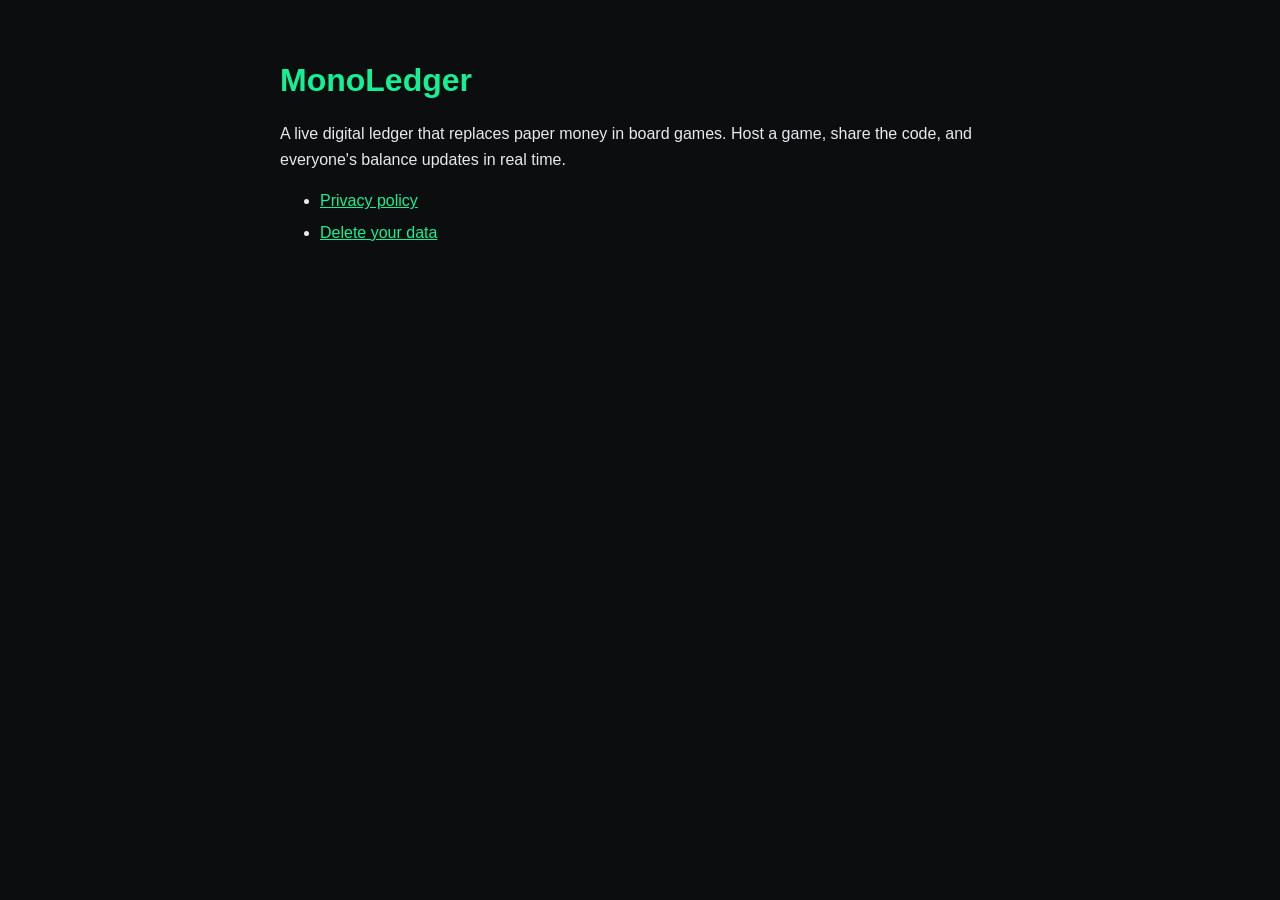
<file: docs/index.html>
<!DOCTYPE html>
<html lang="en">
<head>
<meta charset="utf-8">
<meta name="viewport" content="width=device-width, initial-scale=1">
<title>MonoLedger</title>
<link rel="stylesheet" href="legal.css">
</head>
<body>
<main>
<h1>MonoLedger</h1>
<p>A live digital ledger that replaces paper money in board games. Host a game, share the code, and everyone's balance updates in real time.</p>
<ul>
  <li><a href="privacy-policy.html">Privacy policy</a></li>
  <li><a href="delete-data.html">Delete your data</a></li>
</ul>
</main>
</body>
</html>
</file>
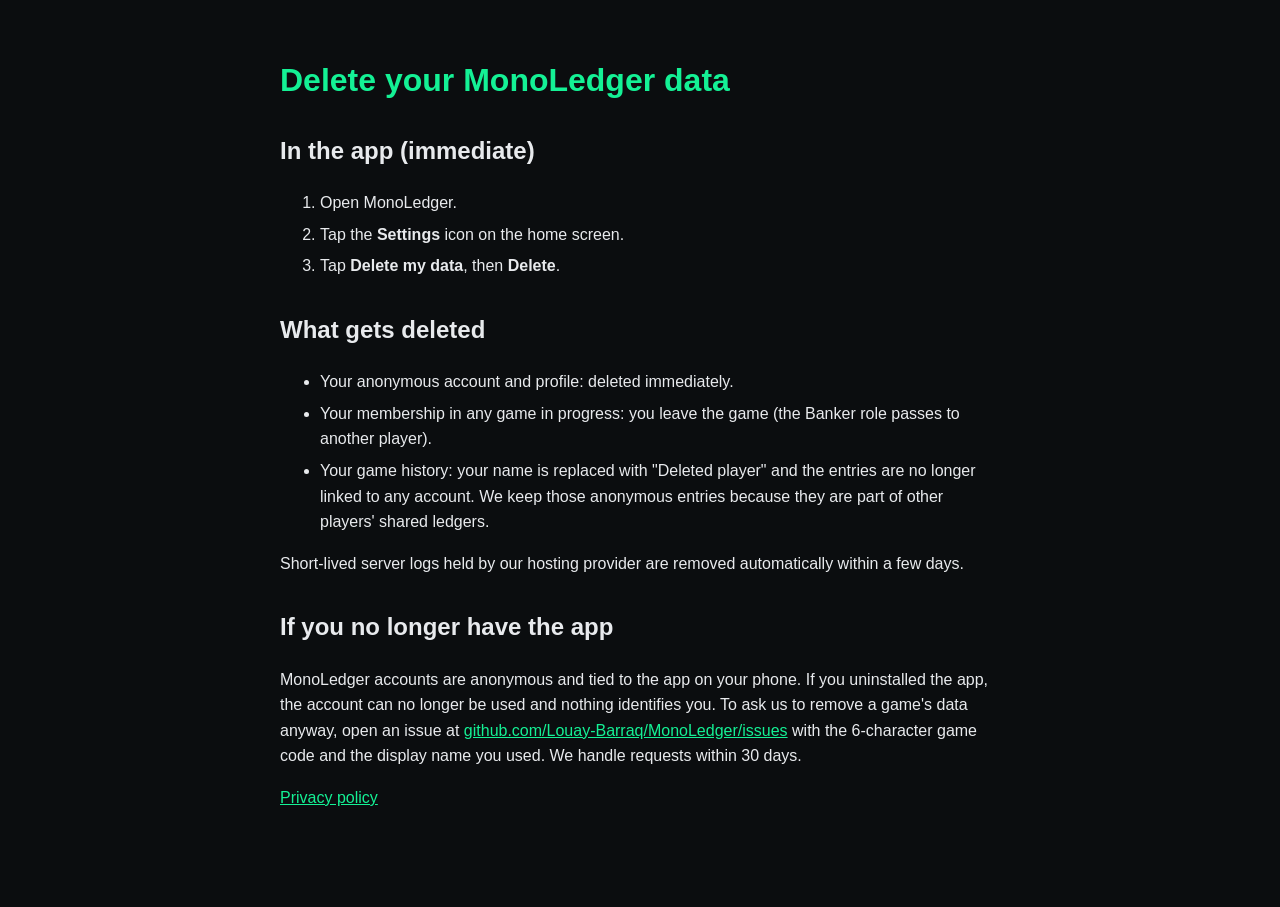
<file: docs/delete-data.html>
<!DOCTYPE html>
<html lang="en">
<head>
<meta charset="utf-8">
<meta name="viewport" content="width=device-width, initial-scale=1">
<title>MonoLedger — Delete your data</title>
<link rel="stylesheet" href="legal.css">
</head>
<body>
<main>
<h1>Delete your MonoLedger data</h1>

<h2>In the app (immediate)</h2>
<ol>
  <li>Open MonoLedger.</li>
  <li>Tap the <strong>Settings</strong> icon on the home screen.</li>
  <li>Tap <strong>Delete my data</strong>, then <strong>Delete</strong>.</li>
</ol>

<h2>What gets deleted</h2>
<ul>
  <li>Your anonymous account and profile: deleted immediately.</li>
  <li>Your membership in any game in progress: you leave the game (the Banker role passes to another player).</li>
  <li>Your game history: your name is replaced with "Deleted player" and the entries are no longer linked to any account. We keep those anonymous entries because they are part of other players' shared ledgers.</li>
</ul>
<p>Short-lived server logs held by our hosting provider are removed automatically within a few days.</p>

<h2>If you no longer have the app</h2>
<p>MonoLedger accounts are anonymous and tied to the app on your phone. If you uninstalled the app, the account can no longer be used and nothing identifies you. To ask us to remove a game's data anyway, open an issue at <a href="https://github.com/Louay-Barraq/MonoLedger/issues">github.com/Louay-Barraq/MonoLedger/issues</a> with the 6-character game code and the display name you used. We handle requests within 30 days.</p>

<p><a href="privacy-policy.html">Privacy policy</a></p>
</main>
</body>
</html>
</file>
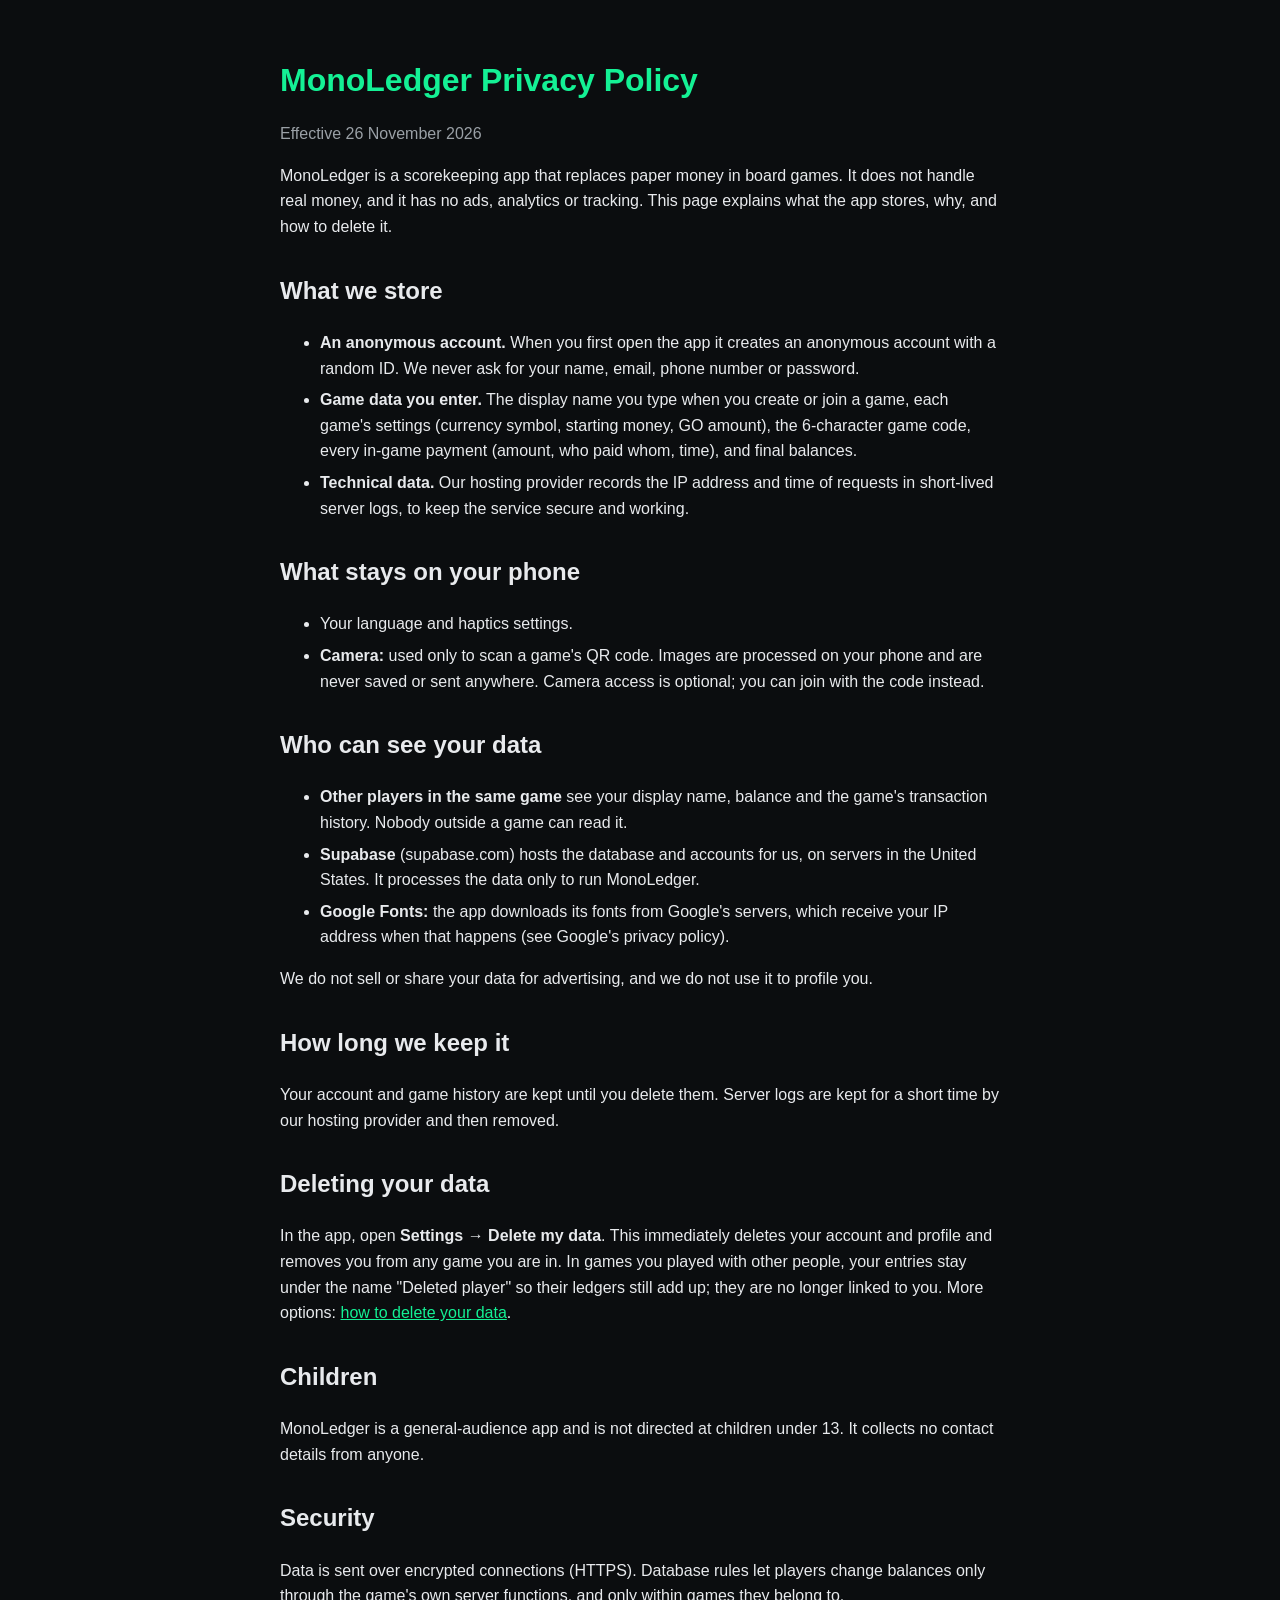
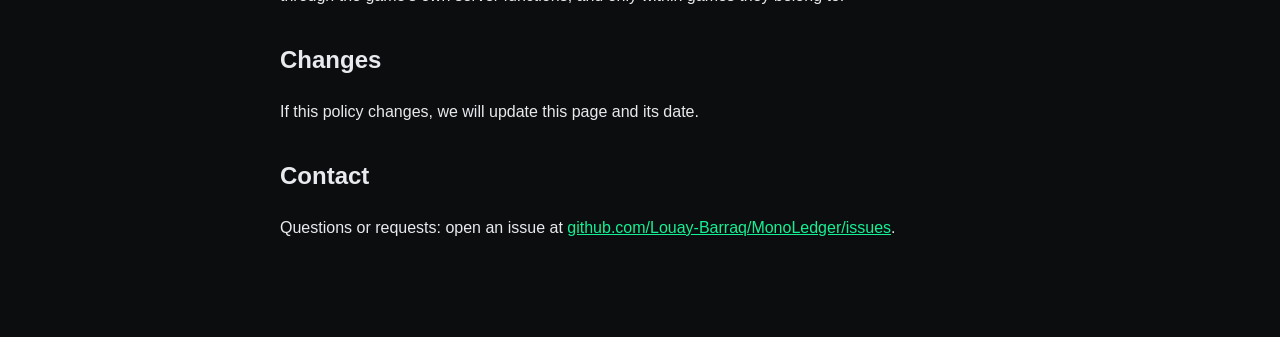
<file: docs/privacy-policy.html>
<!DOCTYPE html>
<html lang="en">
<head>
<meta charset="utf-8">
<meta name="viewport" content="width=device-width, initial-scale=1">
<title>MonoLedger — Privacy Policy</title>
<link rel="stylesheet" href="legal.css">
</head>
<body>
<main>
<h1>MonoLedger Privacy Policy</h1>
<p class="muted">Effective 26 November 2026</p>

<p>MonoLedger is a scorekeeping app that replaces paper money in board games. It does not handle real money, and it has no ads, analytics or tracking. This page explains what the app stores, why, and how to delete it.</p>

<h2>What we store</h2>
<ul>
  <li><strong>An anonymous account.</strong> When you first open the app it creates an anonymous account with a random ID. We never ask for your name, email, phone number or password.</li>
  <li><strong>Game data you enter.</strong> The display name you type when you create or join a game, each game's settings (currency symbol, starting money, GO amount), the 6-character game code, every in-game payment (amount, who paid whom, time), and final balances.</li>
  <li><strong>Technical data.</strong> Our hosting provider records the IP address and time of requests in short-lived server logs, to keep the service secure and working.</li>
</ul>

<h2>What stays on your phone</h2>
<ul>
  <li>Your language and haptics settings.</li>
  <li><strong>Camera:</strong> used only to scan a game's QR code. Images are processed on your phone and are never saved or sent anywhere. Camera access is optional; you can join with the code instead.</li>
</ul>

<h2>Who can see your data</h2>
<ul>
  <li><strong>Other players in the same game</strong> see your display name, balance and the game's transaction history. Nobody outside a game can read it.</li>
  <li><strong>Supabase</strong> (supabase.com) hosts the database and accounts for us, on servers in the United States. It processes the data only to run MonoLedger.</li>
  <li><strong>Google Fonts:</strong> the app downloads its fonts from Google's servers, which receive your IP address when that happens (see Google's privacy policy).</li>
</ul>
<p>We do not sell or share your data for advertising, and we do not use it to profile you.</p>

<h2>How long we keep it</h2>
<p>Your account and game history are kept until you delete them. Server logs are kept for a short time by our hosting provider and then removed.</p>

<h2>Deleting your data</h2>
<p>In the app, open <strong>Settings → Delete my data</strong>. This immediately deletes your account and profile and removes you from any game you are in. In games you played with other people, your entries stay under the name "Deleted player" so their ledgers still add up; they are no longer linked to you. More options: <a href="delete-data.html">how to delete your data</a>.</p>

<h2>Children</h2>
<p>MonoLedger is a general-audience app and is not directed at children under 13. It collects no contact details from anyone.</p>

<h2>Security</h2>
<p>Data is sent over encrypted connections (HTTPS). Database rules let players change balances only through the game's own server functions, and only within games they belong to.</p>

<h2>Changes</h2>
<p>If this policy changes, we will update this page and its date.</p>

<h2>Contact</h2>
<p>Questions or requests: open an issue at <a href="https://github.com/Louay-Barraq/MonoLedger/issues">github.com/Louay-Barraq/MonoLedger/issues</a>.</p>
</main>
</body>
</html>
</file>
<file: docs/legal.css>
body { margin: 0; background: #0b0d0f; color: #e8eaed; font: 16px/1.6 -apple-system, BlinkMacSystemFont, "Segoe UI", Roboto, sans-serif; }
main { max-width: 720px; margin: 0 auto; padding: 40px 20px 80px; }
h1 { color: #14f195; line-height: 1.2; }
h2 { margin-top: 32px; }
a { color: #14f195; }
.muted { color: #9aa0a6; }
li { margin: 6px 0; }
</file>
